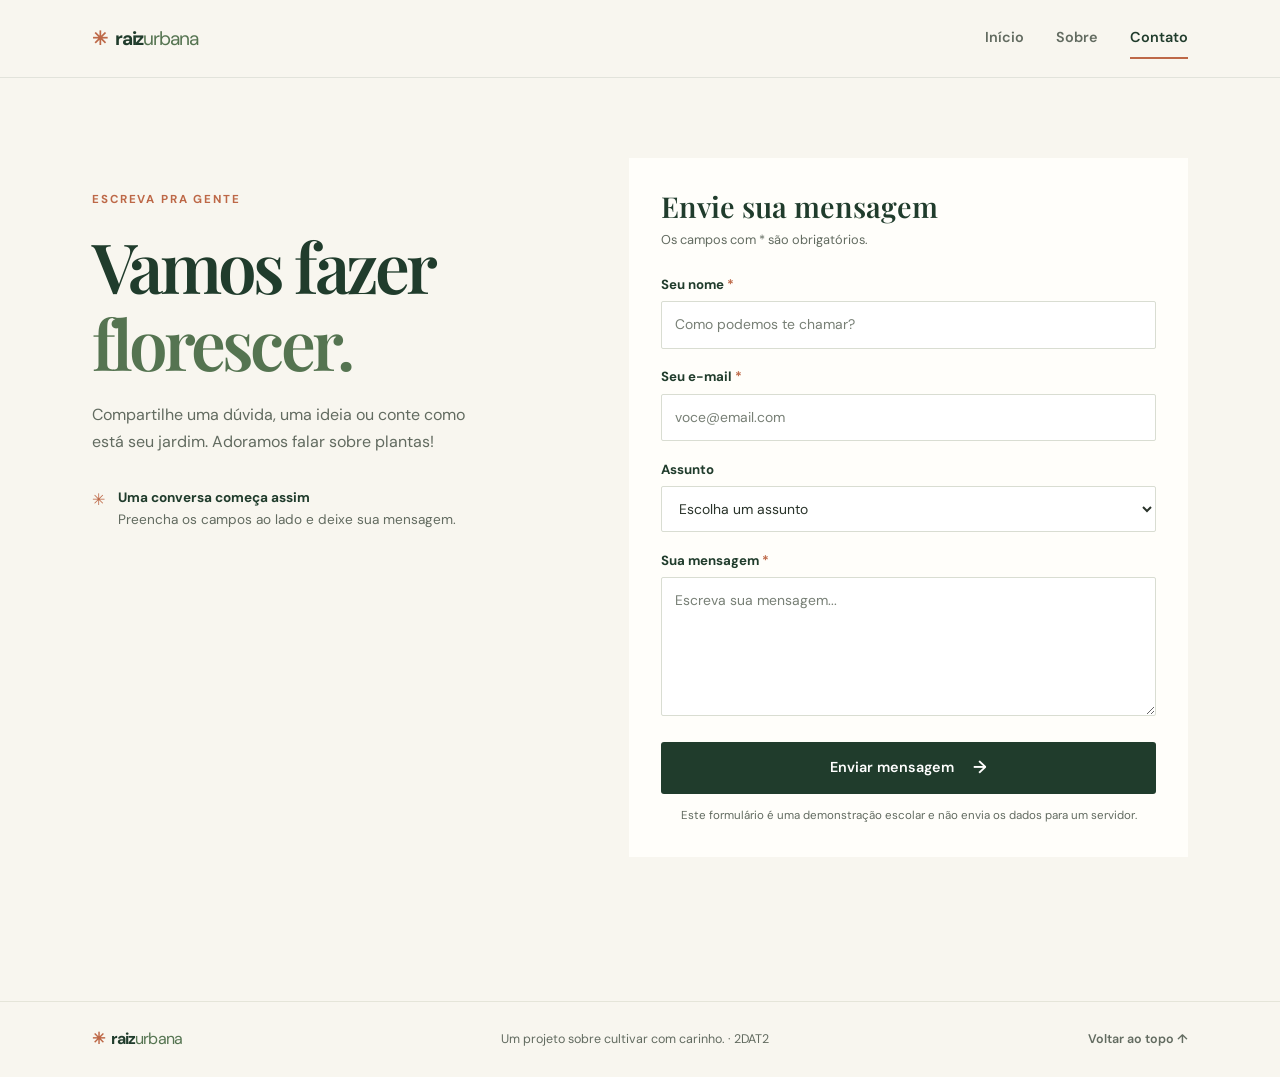
<file: contato.html>
<!DOCTYPE html>
<html lang="pt-BR">
<head>
  <meta charset="UTF-8" />
  <meta name="viewport" content="width=device-width, initial-scale=1.0" />
  <meta name="description" content="Entre em contato com a Raiz Urbana e compartilhe suas dúvidas e experiências com plantas." />
  <title>Contato — Raiz Urbana</title>
  <link rel="stylesheet" href="style.css" />
</head>
<body>
  <a class="pular-conteudo" href="#conteudo">Pular para o conteúdo</a>
  <header class="topo">
    <a class="logo" href="index.html" aria-label="Raiz Urbana, página inicial"><span class="logo-icone" aria-hidden="true">✳</span> raiz<span>urbana</span></a>
    <nav class="menu" aria-label="Navegação principal">
      <a href="index.html">Início</a>
      <a href="sobre.html">Sobre</a>
      <a href="contato.html" aria-current="page">Contato</a>
    </nav>
  </header>

  <main id="conteudo">
    <section class="contato-layout">
      <div class="contato-intro">
        <p class="sobretitulo">ESCREVA PRA GENTE</p>
        <h1>Vamos fazer<br /><span>florescer.</span></h1>
        <p>Compartilhe uma dúvida, uma ideia ou conte como está seu jardim. Adoramos falar sobre plantas!</p>
        <div class="contato-detalhe">
          <span aria-hidden="true">✳</span>
          <p><strong>Uma conversa começa assim</strong><br />Preencha os campos ao lado e deixe sua mensagem.</p>
        </div>
      </div>
      <div class="formulario-painel">
        <h2>Envie sua mensagem</h2>
        <p class="form-nota">Os campos com * são obrigatórios.</p>
        <form class="form" action="#" method="get">
          <div class="campo">
            <label for="nome">Seu nome <span aria-hidden="true">*</span></label>
            <input type="text" id="nome" name="nome" autocomplete="name" placeholder="Como podemos te chamar?" required />
          </div>
          <div class="campo">
            <label for="email">Seu e-mail <span aria-hidden="true">*</span></label>
            <input type="email" id="email" name="email" autocomplete="email" placeholder="voce@email.com" required />
          </div>
          <div class="campo">
            <label for="assunto">Assunto</label>
            <select id="assunto" name="assunto">
              <option value="">Escolha um assunto</option>
              <option value="duvida">Dúvida sobre plantas</option>
              <option value="ideia">Ideia ou sugestão</option>
              <option value="outro">Outro assunto</option>
            </select>
          </div>
          <div class="campo">
            <label for="msg">Sua mensagem <span aria-hidden="true">*</span></label>
            <textarea id="msg" name="msg" rows="5" placeholder="Escreva sua mensagem..." required></textarea>
          </div>
          <button type="submit" class="botao">Enviar mensagem <span aria-hidden="true">→</span></button>
          <p class="aviso-form">Este formulário é uma demonstração escolar e não envia os dados para um servidor.</p>
        </form>
      </div>
    </section>
  </main>

  <footer class="rodape">
    <a class="logo logo-rodape" href="index.html"><span class="logo-icone" aria-hidden="true">✳</span> raiz<span>urbana</span></a>
    <p>Um projeto sobre cultivar com carinho. · 2DAT2</p>
    <a href="#conteudo">Voltar ao topo ↑</a>
  </footer>
</body>
</html>
</file>
<file: style.css>
@import url('https://fonts.googleapis.com/css2?family=DM+Sans:wght@400;500;600;700&family=Playfair+Display:wght@500;600;700&display=swap');

:root {
  color-scheme: light;
  --verde-escuro: #203c2c;
  --verde: #557451;
  --verde-claro: #e8eee3;
  --creme: #f8f6ef;
  --branco: #fffefa;
  --texto: #29332a;
  --texto-suave: #626b60;
  --terracota: #bd6847;
  --borda: #e5e5d9;
}

* {
  box-sizing: border-box;
  margin: 0;
  padding: 0;
}

html { scroll-behavior: smooth; }

body {
  background: var(--creme);
  color: var(--texto);
  font-family: 'DM Sans', 'Segoe UI', sans-serif;
  line-height: 1.65;
}

a { color: inherit; }

a:focus-visible,
button:focus-visible,
input:focus-visible,
select:focus-visible,
textarea:focus-visible {
  outline: 3px solid var(--terracota);
  outline-offset: 4px;
}

.pular-conteudo {
  position: absolute;
  top: 0.75rem;
  left: 0.75rem;
  z-index: 10;
  padding: 0.6rem 1rem;
  transform: translateY(-160%);
  border-radius: 4px;
  background: var(--branco);
  color: var(--verde-escuro);
  font-weight: 700;
}

.pular-conteudo:focus { transform: translateY(0); }

.topo {
  min-height: 78px;
  padding: 0 7.2%;
  display: flex;
  align-items: center;
  justify-content: space-between;
  gap: 1.5rem;
  border-bottom: 1px solid rgba(32, 60, 44, 0.1);
}

.logo {
  color: var(--verde-escuro);
  font-size: 1.2rem;
  font-weight: 700;
  letter-spacing: -0.06em;
  text-decoration: none;
}

.logo > span:last-child { color: var(--verde); font-weight: 400; }
.logo-icone { color: var(--terracota); margin-right: 0.25rem; }

.menu {
  display: flex;
  align-items: center;
  gap: 2rem;
}

.menu a {
  padding: 0.5rem 0;
  color: var(--texto-suave);
  font-size: 0.9rem;
  font-weight: 600;
  text-decoration: none;
  border-bottom: 2px solid transparent;
}

.menu a:hover,
.menu a[aria-current="page"] {
  color: var(--verde-escuro);
  border-bottom-color: var(--terracota);
}

main {
  width: min(1120px, 85.6%);
  margin: 0 auto;
}

.hero {
  position: relative;
  min-height: 510px;
  display: grid;
  grid-template-columns: 0.9fr 1.1fr;
  align-items: center;
  gap: 3rem;
  padding: 4.6rem 0 5rem;
}

.hero-texto { position: relative; z-index: 1; }
.sobretitulo {
  margin-bottom: 1.1rem;
  color: var(--terracota);
  font-size: 0.72rem;
  font-weight: 700;
  letter-spacing: 0.16em;
}

h1, h2, h3 {
  color: var(--verde-escuro);
  font-family: 'Playfair Display', Georgia, serif;
  font-weight: 600;
  line-height: 1.12;
}

.hero h1, .pagina-cabecalho h1, .contato-intro h1 {
  font-size: clamp(3.5rem, 6vw, 5.2rem);
  letter-spacing: -0.055em;
}

.hero h1 span, .pagina-cabecalho h1 span, .contato-intro h1 span { color: var(--verde); }
.hero-descricao { max-width: 410px; margin: 1.3rem 0 1.8rem; color: var(--texto-suave); }

.botao {
  display: inline-flex;
  min-height: 48px;
  align-items: center;
  justify-content: center;
  gap: 1.2rem;
  padding: 0.7rem 1.25rem;
  border: 0;
  border-radius: 3px;
  background: var(--verde-escuro);
  color: #fff;
  font: inherit;
  font-size: 0.9rem;
  font-weight: 600;
  text-decoration: none;
  cursor: pointer;
  transition: background 160ms ease, transform 160ms ease;
}

.botao:hover { background: var(--verde); transform: translateY(-2px); }
.botao span { font-size: 1.1rem; }

.hero-imagem { position: relative; height: 390px; }
.hero-imagem::before {
  position: absolute;
  top: -17px;
  right: -17px;
  width: 42%;
  height: 40%;
  border-top: 1px solid var(--terracota);
  border-right: 1px solid var(--terracota);
  content: '';
}

.hero-imagem img {
  width: 100%;
  height: 100%;
  object-fit: cover;
  border-radius: 48% 48% 3px 3px;
}

.selo {
  position: absolute;
  right: -1rem;
  bottom: 2rem;
  padding: 0.75rem 1rem;
  background: var(--branco);
  color: var(--verde-escuro);
  box-shadow: 0 8px 28px rgba(32, 60, 44, 0.12);
  font-size: 0.82rem;
  font-weight: 600;
}

.selo span { margin-right: 0.35rem; color: var(--terracota); }
.hero-numero { position: absolute; bottom: 1.4rem; left: 0; color: #8b9186; font-size: 0.72rem; letter-spacing: 0.12em; }

.introducao {
  display: grid;
  grid-template-columns: 1fr 0.8fr;
  align-items: end;
  gap: 3rem;
  padding: 4.3rem 0 2.5rem;
  border-top: 1px solid var(--borda);
}

.introducao .sobretitulo { margin-bottom: 0.7rem; }
.introducao h2 { font-size: clamp(2.2rem, 4vw, 3rem); letter-spacing: -0.04em; }
.introducao > p { max-width: 440px; margin-bottom: 0.35rem; color: var(--texto-suave); }

.cards {
  display: grid;
  grid-template-columns: repeat(3, minmax(0, 1fr));
  gap: 1.25rem;
  padding: 1.2rem 0 5.5rem;
}

.card { overflow: hidden; background: var(--branco); }
.card img { display: block; width: 100%; height: 215px; object-fit: cover; }
.card-conteudo { padding: 1.35rem 1.4rem 1.6rem; }
.card-numero { color: var(--terracota); font-size: 0.66rem; font-weight: 700; letter-spacing: 0.14em; }
.card h3 { margin: 0.55rem 0; font-size: 1.35rem; }
.card p { min-height: 4.5rem; color: var(--texto-suave); font-size: 0.88rem; }
.link-seta { display: inline-flex; gap: 0.65rem; align-items: center; margin-top: 0.8rem; color: var(--verde-escuro); font-size: 0.82rem; font-weight: 700; text-decoration: none; }
.link-seta:hover { color: var(--terracota); }

.chamada {
  display: flex;
  align-items: center;
  justify-content: space-between;
  gap: 1rem;
  padding: 1.6rem 2rem;
  background: var(--verde-claro);
  color: var(--verde-escuro);
}

.chamada p { font-family: 'Playfair Display', Georgia, serif; font-size: 1.25rem; }
.chamada a { font-size: 0.88rem; font-weight: 700; text-decoration-thickness: 1px; text-underline-offset: 4px; }

.pagina-cabecalho { max-width: 710px; padding: 5rem 0 3.5rem; }
.pagina-cabecalho h1 { font-size: clamp(3.2rem, 6vw, 4.6rem); }
.pagina-cabecalho > p:last-child { max-width: 560px; margin-top: 1.2rem; color: var(--texto-suave); font-size: 1.03rem; }

.sobre-grade {
  display: grid;
  grid-template-columns: 0.95fr 1.05fr;
  align-items: center;
  gap: 4rem;
  padding: 1rem 0 5rem;
}

.sobre-imagem { width: 100%; height: 440px; object-fit: cover; }
.sobre-texto h2 { max-width: 500px; margin-bottom: 1rem; font-size: 2.35rem; }
.sobre-texto > p:not(.sobretitulo) { color: var(--texto-suave); }
.lista-dicas { display: grid; gap: 0.8rem; margin-top: 1.6rem; list-style: none; }
.lista-dicas li { display: flex; align-items: flex-start; gap: 0.8rem; color: var(--texto); font-size: 0.9rem; }
.lista-dicas span { color: var(--terracota); font-size: 0.72rem; font-weight: 700; }

.guia {
  display: grid;
  grid-template-columns: repeat(3, minmax(0, 1fr));
  gap: 1.4rem;
  padding: 2rem 0 1.5rem;
  border-top: 1px solid var(--borda);
}

.guia article { padding: 1rem 1rem 1.6rem 0; }
.guia-icone { color: var(--terracota); font-size: 1.7rem; }
.guia h2 { margin: 0.8rem 0 0.55rem; font-size: 1.45rem; }
.guia p, .nota-fonte { color: var(--texto-suave); font-size: 0.87rem; }
.nota-fonte { padding-bottom: 4.5rem; }

.contato-layout {
  display: grid;
  grid-template-columns: 0.9fr 1.1fr;
  align-items: start;
  gap: 5rem;
  padding: 5rem 0;
}

.contato-intro { padding-top: 2rem; }
.contato-intro h1 { font-size: clamp(3rem, 5.4vw, 4.5rem); }
.contato-intro > p:not(.sobretitulo) { max-width: 400px; margin-top: 1.3rem; color: var(--texto-suave); }
.contato-detalhe { display: flex; align-items: flex-start; gap: 0.8rem; margin-top: 2rem; }
.contato-detalhe > span { color: var(--terracota); }
.contato-detalhe p { color: var(--texto-suave); font-size: 0.85rem; }
.contato-detalhe strong { color: var(--verde-escuro); }

.formulario-painel { padding: 2rem; background: var(--branco); }
.formulario-painel h2 { font-size: 1.8rem; }
.form-nota { margin-top: 0.4rem; color: var(--texto-suave); font-size: 0.8rem; }
.form { margin-top: 1.5rem; }
.campo { margin-bottom: 1.1rem; }
.campo label { display: block; margin-bottom: 0.35rem; color: var(--verde-escuro); font-size: 0.83rem; font-weight: 700; }
.campo label span { color: var(--terracota); }
.campo input, .campo select, .campo textarea {
  width: 100%;
  min-height: 46px;
  padding: 0.7rem 0.8rem;
  border: 1px solid #d9ddd2;
  border-radius: 2px;
  background: #fff;
  color: var(--texto);
  font: inherit;
  font-size: 0.87rem;
}

.campo textarea { min-height: 125px; resize: vertical; }
.campo input::placeholder, .campo textarea::placeholder { color: #777f75; }
.formulario-painel .botao { width: 100%; }
.aviso-form { margin-top: 0.8rem; color: var(--texto-suave); font-size: 0.72rem; text-align: center; }

.rodape {
  display: flex;
  align-items: center;
  justify-content: space-between;
  gap: 1rem;
  margin-top: 4rem;
  padding: 1.5rem 7.2%;
  border-top: 1px solid var(--borda);
  color: var(--texto-suave);
  font-size: 0.78rem;
}

.logo-rodape { font-size: 1rem; }
.rodape > a:last-child { font-weight: 600; text-decoration: none; }
.rodape > a:last-child:hover { color: var(--terracota); }

@media (max-width: 760px) {
  .topo { padding: 1rem 7%; }
  main { width: 86%; }
  .hero { grid-template-columns: 1fr; gap: 2rem; padding-top: 3.5rem; }
  .hero-imagem { height: min(390px, 72vw); margin-right: 0.8rem; }
  .hero-numero { bottom: -1rem; }
  .introducao, .sobre-grade, .contato-layout { grid-template-columns: 1fr; gap: 2rem; }
  .introducao { padding-top: 3.5rem; }
  .cards, .guia { grid-template-columns: 1fr 1fr; }
  .sobre-imagem { height: 340px; }
  .contato-layout { padding-top: 3.5rem; }
  .contato-intro { padding-top: 0; }
}

@media (max-width: 520px) {
  .topo { align-items: flex-start; flex-direction: column; gap: 0.65rem; }
  .menu { width: 100%; justify-content: space-between; gap: 0.7rem; }
  .menu a { font-size: 0.85rem; }
  .hero h1, .pagina-cabecalho h1, .contato-intro h1 { font-size: 3.35rem; }
  .hero-imagem { height: 300px; }
  .cards, .guia { grid-template-columns: 1fr; }
  .card img { height: 220px; }
  .card p { min-height: 0; }
  .introducao { gap: 1rem; }
  .chamada { align-items: flex-start; flex-direction: column; padding: 1.4rem; }
  .formulario-painel { padding: 1.3rem; }
  .rodape { align-items: flex-start; flex-direction: column; padding: 1.4rem 7%; }
}

@media (prefers-reduced-motion: reduce) {
  html { scroll-behavior: auto; }
  *, *::before, *::after { transition-duration: 0.01ms !important; }
}
</file>
